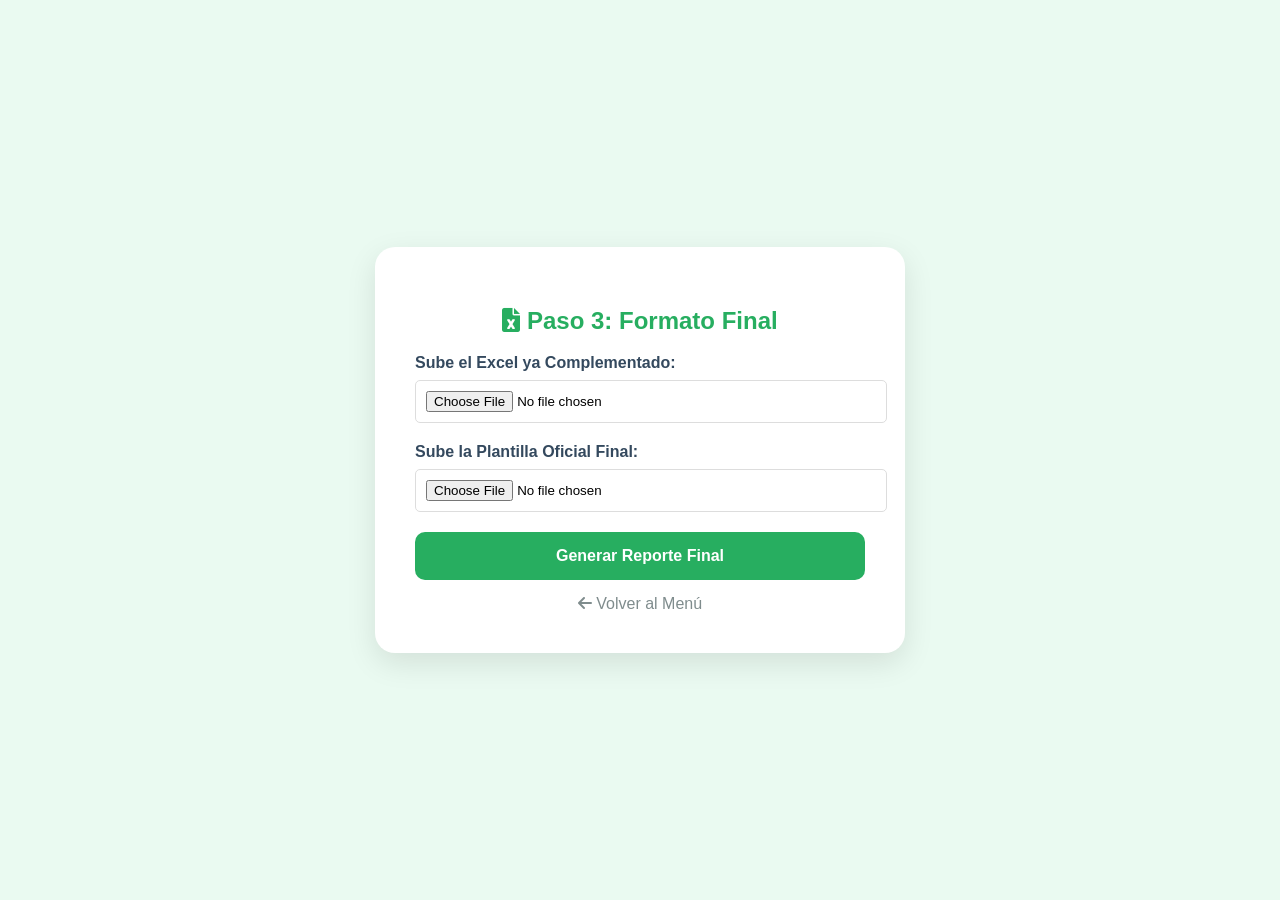
<file: frontend/formato.html>
<!DOCTYPE html>
<html lang="es">
<head>
    <meta charset="UTF-8">
    <title>Paso 3 - Generador Final</title>
    <link rel="stylesheet" href="https://cdnjs.cloudflare.com/ajax/libs/font-awesome/6.0.0/css/all.min.css">
    <style>
        body { font-family: 'Segoe UI', sans-serif; background: #eafaf1; display: flex; justify-content: center; align-items: center; min-height: 100vh; margin: 0; }
        .card { background: white; padding: 40px; border-radius: 20px; box-shadow: 0 10px 30px rgba(0,0,0,0.1); width: 450px; }
        h2 { color: #27ae60; text-align: center; }
        .input-group { margin-bottom: 20px; }
        label { display: block; margin-bottom: 8px; font-weight: bold; color: #34495e; }
        input[type="file"] { width: 100%; border: 1px solid #ddd; padding: 10px; border-radius: 5px; }
        .btn { background: #27ae60; color: white; border: none; padding: 15px; width: 100%; border-radius: 10px; cursor: pointer; font-size: 1rem; font-weight: bold; transition: 0.3s; }
        .btn:hover { background: #1e8449; transform: scale(1.02); }
        .back { display: block; text-align: center; margin-top: 15px; color: #7f8c8d; text-decoration: none; }
    </style>
</head>
<body>
    <div class="card">
        <h2><i class="fas fa-file-excel"></i> Paso 3: Formato Final</h2>
        <form action="/action_formato" method="post" enctype="multipart/form-data">
            <div class="input-group">
                <label>Sube el Excel ya Complementado:</label>
                <input type="file" name="completo" required accept=".xlsx">
            </div>
            <div class="input-group">
                <label>Sube la Plantilla Oficial Final:</label>
                <input type="file" name="final" required accept=".xlsx">
            </div>
            <button type="submit" class="btn">Generar Reporte Final</button>
        </form>
        <a href="/" class="back"><i class="fas fa-arrow-left"></i> Volver al Menú</a>
    </div>
</body>
</html>
</file>
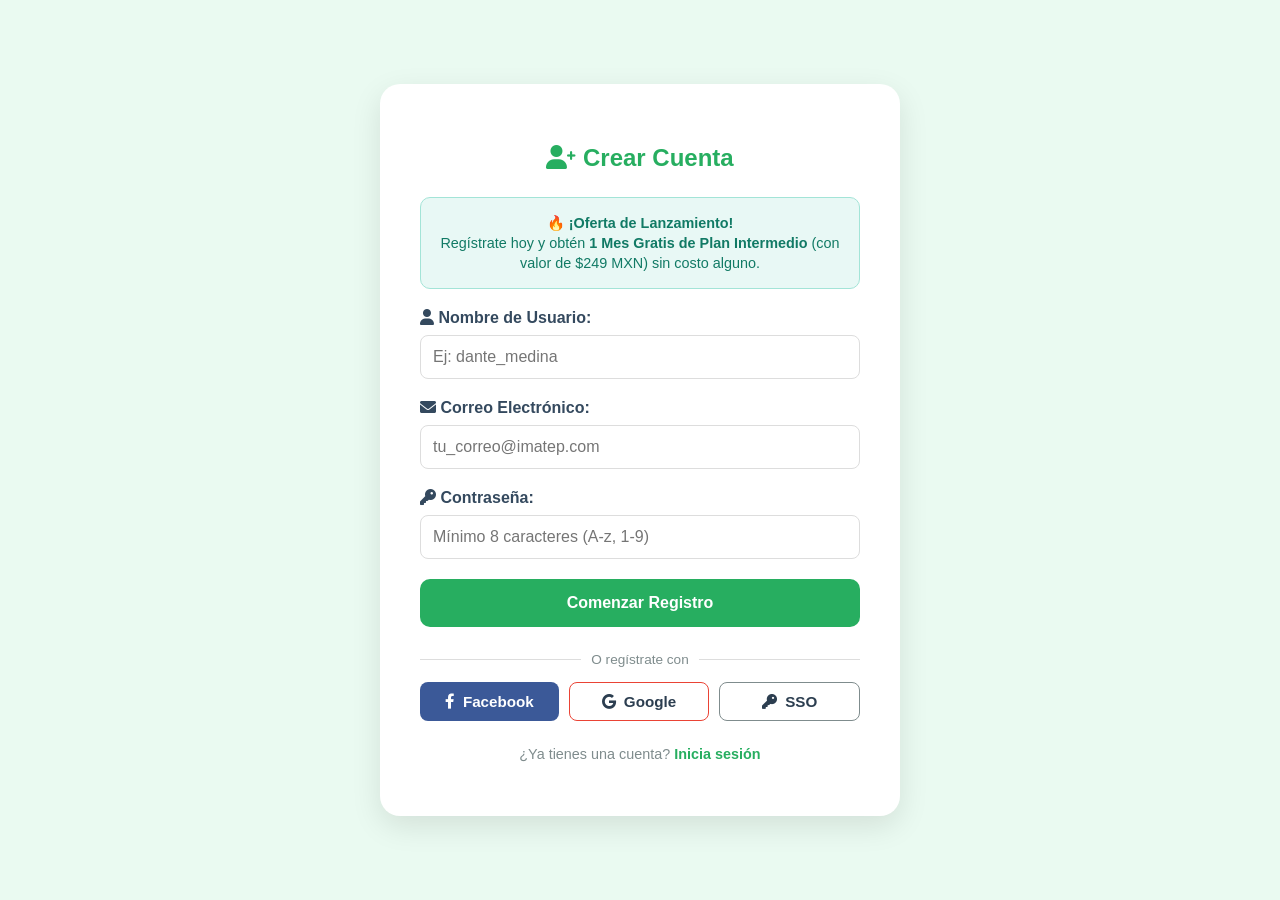
<file: frontend/registro.html>
<!DOCTYPE html>
<html lang="es">
<head>
    <meta charset="UTF-8">
    <title>DocFlow Pro - Registrarse</title>
    <link rel="stylesheet" href="https://cdnjs.cloudflare.com/ajax/libs/font-awesome/6.0.0/css/all.min.css">
    <style>
        body { font-family: 'Segoe UI', sans-serif; background: #eafaf1; display: flex; justify-content: center; align-items: center; min-height: 100vh; margin: 0; }
        .card { background: white; padding: 40px; border-radius: 20px; box-shadow: 0 10px 30px rgba(0,0,0,0.1); width: 440px; }
        h2 { color: #27ae60; text-align: center; margin-bottom: 25px; }
        .input-group { margin-bottom: 20px; }
        label { display: block; margin-bottom: 8px; font-weight: bold; color: #34495e; }
        input[type="text"], input[type="email"], input[type="password"] { width: 100%; border: 1px solid #ddd; padding: 12px; border-radius: 8px; box-sizing: border-box; font-size: 1rem; }
        input:focus { border-color: #27ae60; outline: none; }
        .btn { background: #27ae60; color: white; border: none; padding: 15px; width: 100%; border-radius: 10px; cursor: pointer; font-size: 1rem; font-weight: bold; transition: 0.3s; }
        .btn:hover { background: #1e8449; transform: scale(1.02); }
        .footer-text { text-align: center; margin-top: 25px; color: #7f8c8d; font-size: 0.9rem; }
        .footer-text a { color: #27ae60; text-decoration: none; font-weight: bold; }
        
        /* Botones de Registro Social Horizontales (Estilo Imagen de Referencia) */
        .social-container { display: flex; gap: 10px; justify-content: space-between; margin-top: 15px; }
        .social-btn { 
            display: inline-flex; 
            align-items: center; 
            justify-content: center; 
            gap: 8px; 
            border-radius: 8px; 
            padding: 10px 15px; 
            font-weight: 600; 
            font-size: 0.95rem; 
            flex: 1; 
            text-decoration: none; 
            transition: 0.2s ease;
            box-sizing: border-box;
        }
        .social-btn.fb {
            background-color: #3b5998;
            color: white;
            border: none;
        }
        .social-btn.fb:hover { background-color: #2d4373; transform: translateY(-2px); }
        
        .social-btn.gg {
            background-color: white;
            color: #2c3e50;
            border: 1px solid #ea4335;
        }
        .social-btn.gg:hover { background-color: #fff5f5; transform: translateY(-2px); }
        
        .social-btn.sso {
            background-color: white;
            color: #2c3e50;
            border: 1px solid #7f8c8d;
        }
        .social-btn.sso:hover { background-color: #f8f9fa; transform: translateY(-2px); }

        .divider { display: flex; align-items: center; justify-content: center; margin: 25px 0 15px 0; color: #7f8c8d; font-size: 0.85rem; }
        .divider span { flex: 1; height: 1px; background: #ddd; }
        .divider p { margin: 0 10px; }

        .alert { padding: 12px; border-radius: 8px; margin-bottom: 20px; font-size: 0.9rem; text-align: center; font-weight: bold; }
        .alert-danger { background: #f8d7da; color: #721c24; border: 1px solid #f5c6cb; }
    </style>
</head>
<body>
<!-- Reemplaza el bloque de título y texto en registro.html por esta versión para incentivar conversiones -->
<div class="card">
    <h2><i class="fas fa-user-plus"></i> Crear Cuenta</h2>
    
    <!-- Banner de Oferta Comercial de Lanzamiento -->
    <div style="background: #e8f8f5; border: 1px solid #a3e4d7; color: #117a65; padding: 15px; border-radius: 10px; margin-bottom: 20px; font-size: 0.9rem; text-align: center; line-height: 1.4;">
        🔥 <strong>¡Oferta de Lanzamiento!</strong><br>
        Regístrate hoy y obtén <strong>1 Mes Gratis de Plan Intermedio</strong> (con valor de $249 MXN) sin costo alguno.
    </div>
    
    <!-- Resto del formulario... -->

        <form action="/registro" method="post">
            <div class="input-group">
                <label><i class="fas fa-user"></i> Nombre de Usuario:</label>
                <input type="text" name="username" required placeholder="Ej: dante_medina">
            </div>
            <div class="input-group">
                <label><i class="fas fa-envelope"></i> Correo Electrónico:</label>
                <input type="email" name="email" required placeholder="tu_correo@imatep.com">
            </div>
            <div class="input-group">
                <label><i class="fas fa-key"></i> Contraseña:</label>
                <input type="password" name="password" required placeholder="Mínimo 8 caracteres (A-z, 1-9)">
            </div>
            <button type="submit" class="btn">Comenzar Registro</button>
        </form>

        <div class="divider">
            <span></span><p>O regístrate con</p><span></span>
        </div>

        <!-- BOTONES SOCIALES IDÉNTICOS A LA REFERENCIA -->
        <div class="social-container">
            <a href="#" onclick="alert('🔑 Registro social: Esta funcionalidad requiere de un certificado de seguridad SSL y dominio HTTPS verificado. Estará disponible de forma nativa en tu servidor de producción.'); return false;" class="social-btn fb">
                <i class="fab fa-facebook-f"></i> Facebook
            </a>
            <a href="#" onclick="alert('🔑 Registro social: Esta funcionalidad requiere de un certificado de seguridad SSL y dominio HTTPS verificado. Estará disponible de forma nativa en tu servidor de producción.'); return false;" class="social-btn gg">
                <i class="fab fa-google"></i> Google
            </a>
            <a href="#" onclick="alert('🔑 Registro social: Esta funcionalidad requiere de un certificado de seguridad SSL y dominio HTTPS verificado. Estará disponible de forma nativa en tu servidor de producción.'); return false;" class="social-btn sso">
                <i class="fas fa-key"></i> SSO
            </a>
        </div>

        <p class="footer-text">¿Ya tienes una cuenta? <a href="/login">Inicia sesión</a></p>
    </div>
</body>
</html>
</file>
